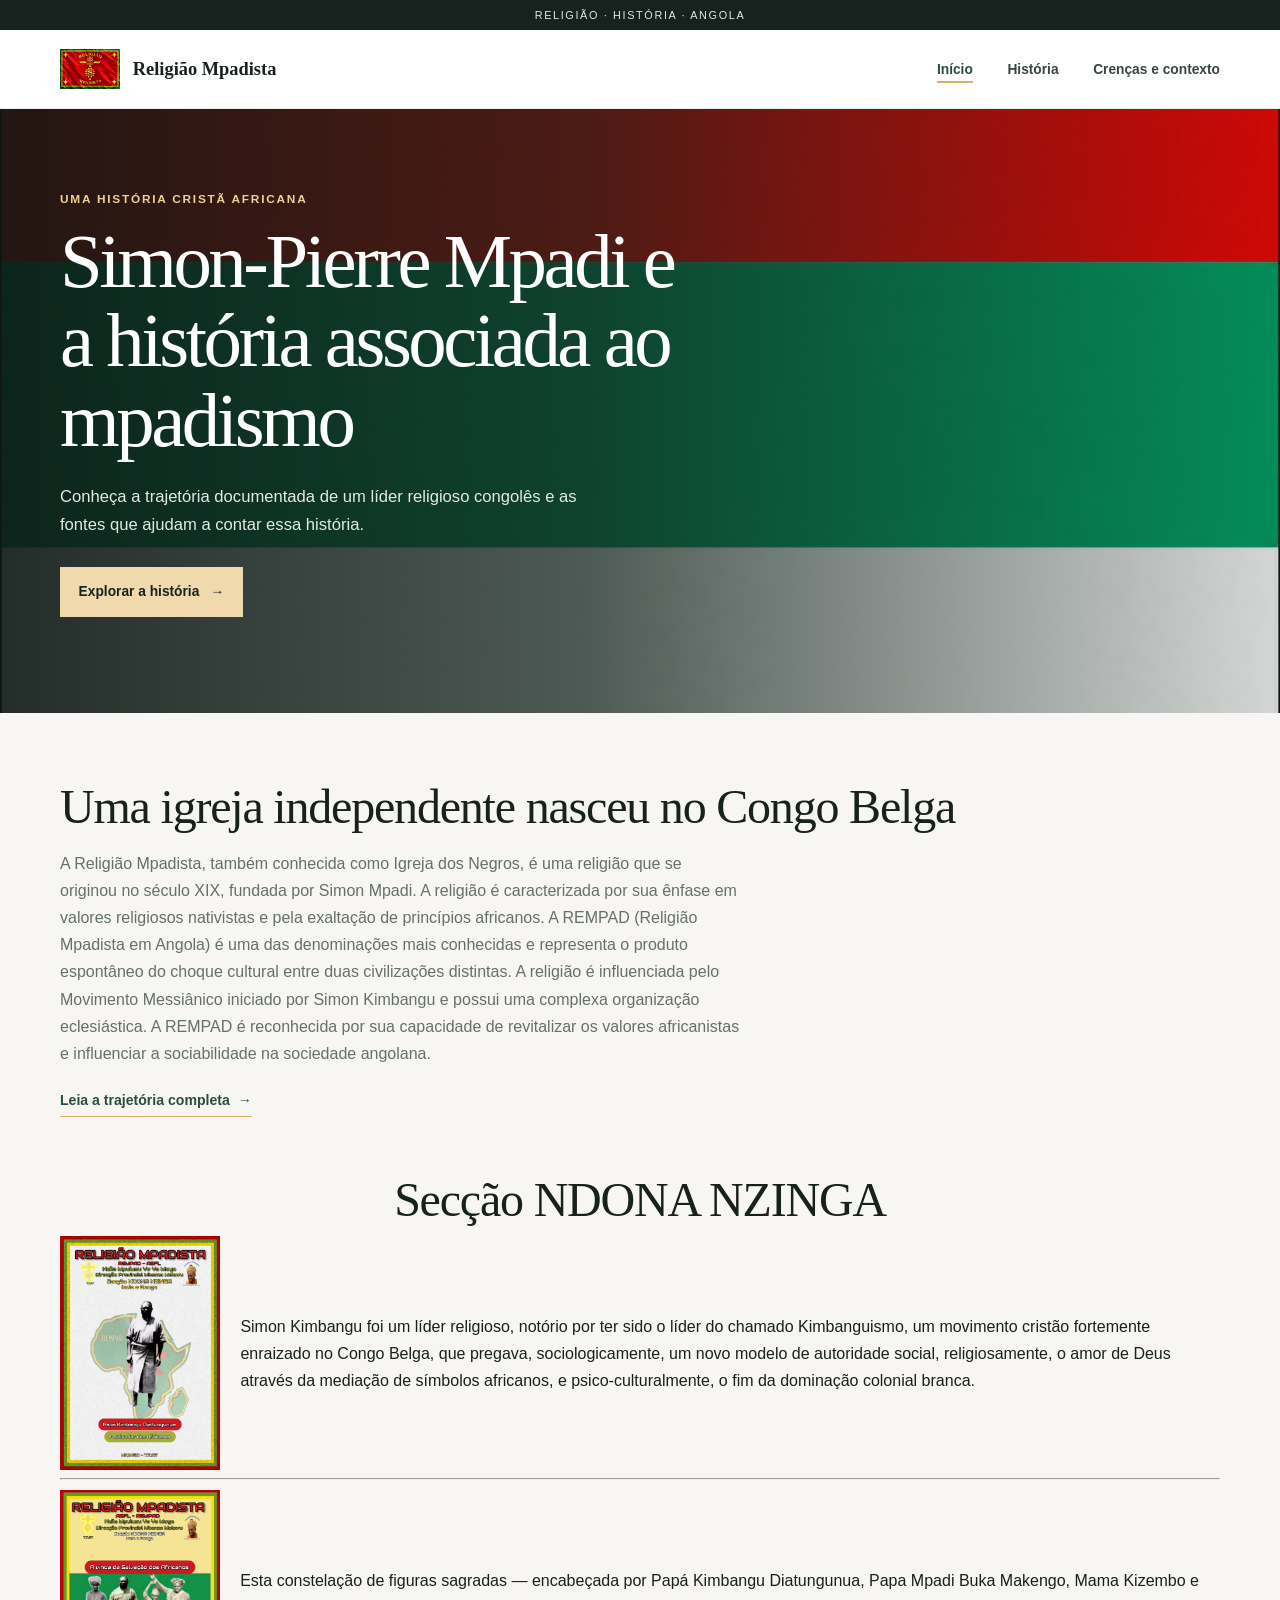
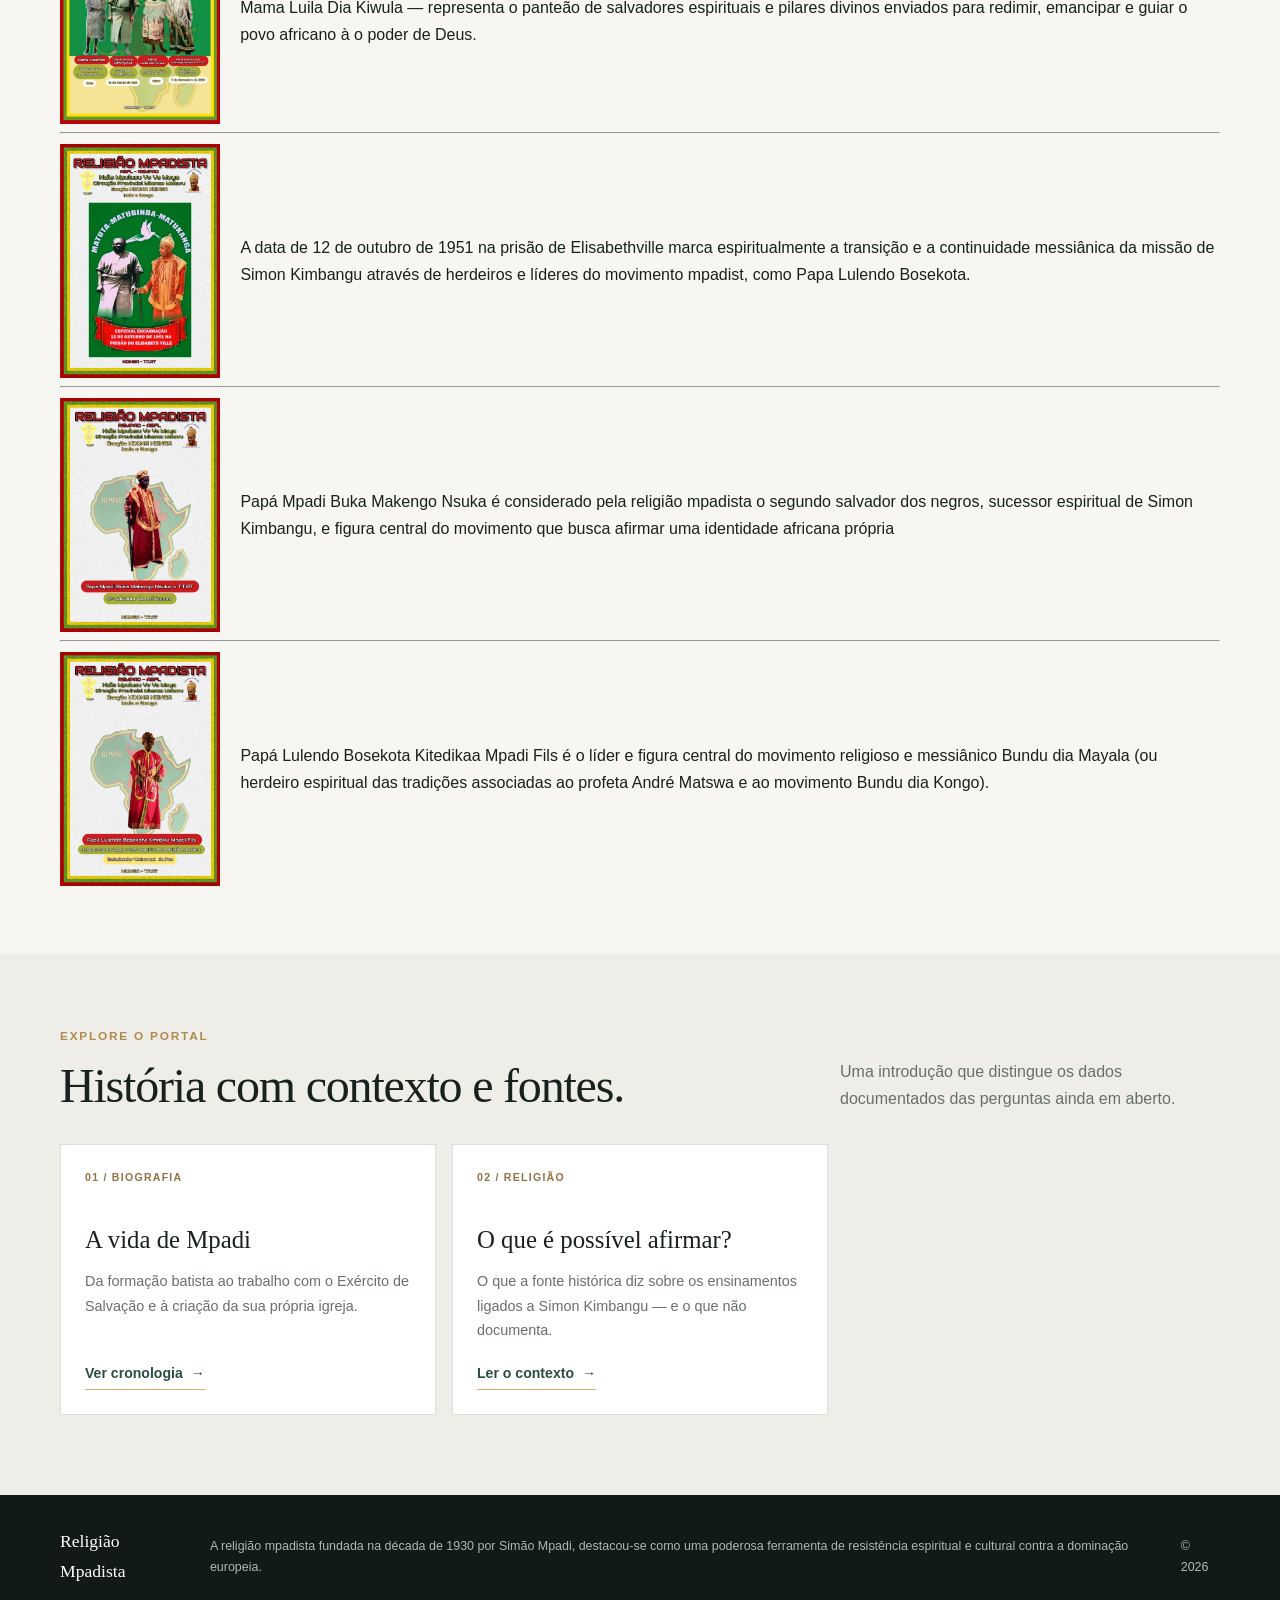
<file: index.html>
<!DOCTYPE html>
<html lang="pt">
<head>
    <meta charset="UTF-8">
    <meta name="viewport" content="width=device-width, initial-scale=1">
    <meta name="theme-color" content="#17211e">
    <meta name="description" content="Portal introdutório sobre Simon-Pierre Mpadi e a história do movimento mpadista, com fontes e contexto.">
    <title>Mpadismo — História, contexto e fontes</title>
    <link rel="stylesheet" href="style.css">
    <script src="script.js" defer></script>
</head>
<body>
    <a class="skip-link" href="#conteudo">Saltar para o conteúdo</a>
    <div class="topbar">RELIGIÃO · HISTÓRIA · ANGOLA</div>
    <header class="site-header">
        <nav class="nav-wrap" aria-label="Navegação principal">
            <a class="brand" href="index.html" aria-label="Mpadismo, página inicial">
                <span class="brand-mark"><img class="imglogo" src="Informações/Mpadista/WhatsApp Image 2026-10-21 at 21.23.29 (1).jpeg" alt=""></span>
                <span class="brand-name">Religião Mpadista</span>
            </a>
            <button class="menu-toggle" type="button" aria-expanded="false" aria-controls="menu-principal">Menu</button>
            <ul class="nav-links" id="menu-principal">
                <li><a href="index.html" aria-current="page">Início</a></li>
                <li><a href="historia.html">História</a></li>
                <li><a href="crencas.html">Crenças e contexto</a></li>
                
            </ul>
        </nav>
    </header>

    <main id="conteudo">
        <section class="hero">
            <img class="hero-image" src="Informações/Mpadista/WhatsApp Image 2026-10-21 at 21.23.34.jpeg" alt="Vista do rio Congo a partir de Kinshasa" fetchpriority="high">
            <div class="hero-shade"></div>
            <div class="hero-content">
                <p class="eyebrow">Uma história cristã africana</p>
                <h1>Simon-Pierre Mpadi e a história associada ao mpadismo</h1>
                <p>Conheça a trajetória documentada de um líder religioso congolês e as fontes que ajudam a contar essa história.</p>
                <a class="button button-gold" href="historia.html">Explorar a história <span aria-hidden="true">→</span></a>
            </div>
            
        </section>

        <section class="lead-section page-width" aria-labelledby="lead-title">
            <article class="lead-story">
                <div>
                    <h2 id="lead-title">Uma igreja independente nasceu no Congo Belga</h2>
                    <p>A Religião Mpadista, também conhecida como Igreja dos Negros, é uma religião que se originou no século XIX, fundada por Simon Mpadi. A religião é caracterizada por sua ênfase em valores religiosos nativistas e pela exaltação de princípios africanos. A REMPAD (Religião Mpadista em Angola) é uma das denominações mais conhecidas e representa o produto espontâneo do choque cultural entre duas civilizações distintas. A religião é influenciada pelo Movimento Messiânico iniciado por Simon Kimbangu e possui uma complexa organização eclesiástica. A REMPAD é reconhecida por sua capacidade de revitalizar os valores africanistas e influenciar a sociabilidade na sociedade angolana. 
                    </p>
                    <a class="text-link" href="historia.html">Leia a trajetória completa <span aria-hidden="true">→</span></a>
                </div>
                <div>
                    
                    <h2 class="nzinga" class="lead-section page-width">Secção NDONA NZINGA</h2>
                    <section class="secimg">
                        <img class="imgf" src="Informações/Mpadista/WhatsApp Image 2026-10-21 at 21.23.28.jpeg" alt="">
                        
                        <p>Simon Kimbangu foi um líder religioso, notório por ter sido o líder do chamado Kimbanguismo, um movimento cristão fortemente enraizado no Congo Belga, que pregava, sociologicamente, um novo modelo de autoridade social, religiosamente, o amor de Deus através da mediação de símbolos africanos, e psico-culturalmente, o fim da dominação colonial branca.</p>
                    </section>
                    <hr>
                    <section class="secimg">
                        <img class="imgf" src="Informações/Mpadista/WhatsApp Image 2026-10-21 at 21.23.29 (2).jpeg" alt="">
                        <p>Esta constelação de figuras sagradas — encabeçada por Papá Kimbangu Diatungunua, Papa Mpadi Buka Makengo, Mama Kizembo e Mama Luila Dia Kiwula — representa o panteão de salvadores espirituais e pilares divinos enviados para redimir, emancipar e guiar o povo africano à o poder de Deus.</p>
                    </section>
                    <hr>
                    <section class="secimg">
                        <img class="imgf" src="Informações/Mpadista/WhatsApp Image 2026-10-21 at 21.23.29.jpeg" alt="">
                        <p>A data de 12 de outubro de 1951 na prisão de Elisabethville marca espiritualmente a transição e a continuidade messiânica da missão de Simon Kimbangu através de herdeiros e líderes do movimento mpadist, como Papa Lulendo Bosekota.</p>
                    </section>
                    <hr>
                    <section class="secimg">
                        <img class="imgf" src="Informações/Mpadista/WhatsApp Image 2026-10-21 at 21.23.30 (1).jpeg" alt="">
                        <p>Papá Mpadi Buka Makengo Nsuka é considerado pela religião mpadista o segundo salvador dos negros, sucessor espiritual de Simon Kimbangu, e figura central do movimento que busca afirmar uma identidade africana própria </p>
                    </section>
                    <hr>
                    <section class="secimg">
                        <img class="imgf" src="Informações/Mpadista/WhatsApp Image 2026-10-21 at 21.23.30.jpeg" alt="">
                        <p>Papá Lulendo Bosekota Kitedikaa Mpadi Fils é o líder e figura central do movimento religioso e messiânico Bundu dia Mayala (ou herdeiro espiritual das tradições associadas ao profeta André Matswa e ao movimento Bundu dia Kongo).</p>
                    </section>
                    
                </div>
            </article>
        </section>

        <section class="topics-section">
            <div class="page-width">
                <div class="section-heading">
                    <div>
                        <p class="section-kicker">Explore o portal</p>
                        <h2>História com contexto e fontes.</h2>
                    </div>
                    <p>Uma introdução que distingue os dados documentados das perguntas ainda em aberto.</p>
                </div>
                <div class="card-grid">
                    <article class="topic-card">
                        <span class="card-index">01 / BIOGRAFIA</span>
                        <h3>A vida de Mpadi</h3>
                        <p>Da formação batista ao trabalho com o Exército de Salvação e à criação da sua própria igreja.</p>
                        <a class="text-link" href="historia.html">Ver cronologia <span aria-hidden="true">→</span></a>
                    </article>
                    <article class="topic-card">
                        <span class="card-index">02 / RELIGIÃO</span>
                        <h3>O que é possível afirmar?</h3>
                        <p>O que a fonte histórica diz sobre os ensinamentos ligados a Simon Kimbangu — e o que não documenta.</p>
                        <a class="text-link" href="crencas.html">Ler o contexto <span aria-hidden="true">→</span></a>
                    </article>
                </div>
            </div>
        </section>

    </main>

    <footer class="site-footer">
        <div class="page-width footer-inner">
            <a class="footer-brand" href="index.html">Religião Mpadista</a>
            <p>A religião mpadista fundada na década de 1930 por Simão Mpadi, destacou-se como uma poderosa ferramenta de resistência espiritual e cultural contra a dominação europeia.
            </p>
            <p>© <span data-current-year>2026</span></p>
        </div>
    </footer>
</body>
</html>
</file>
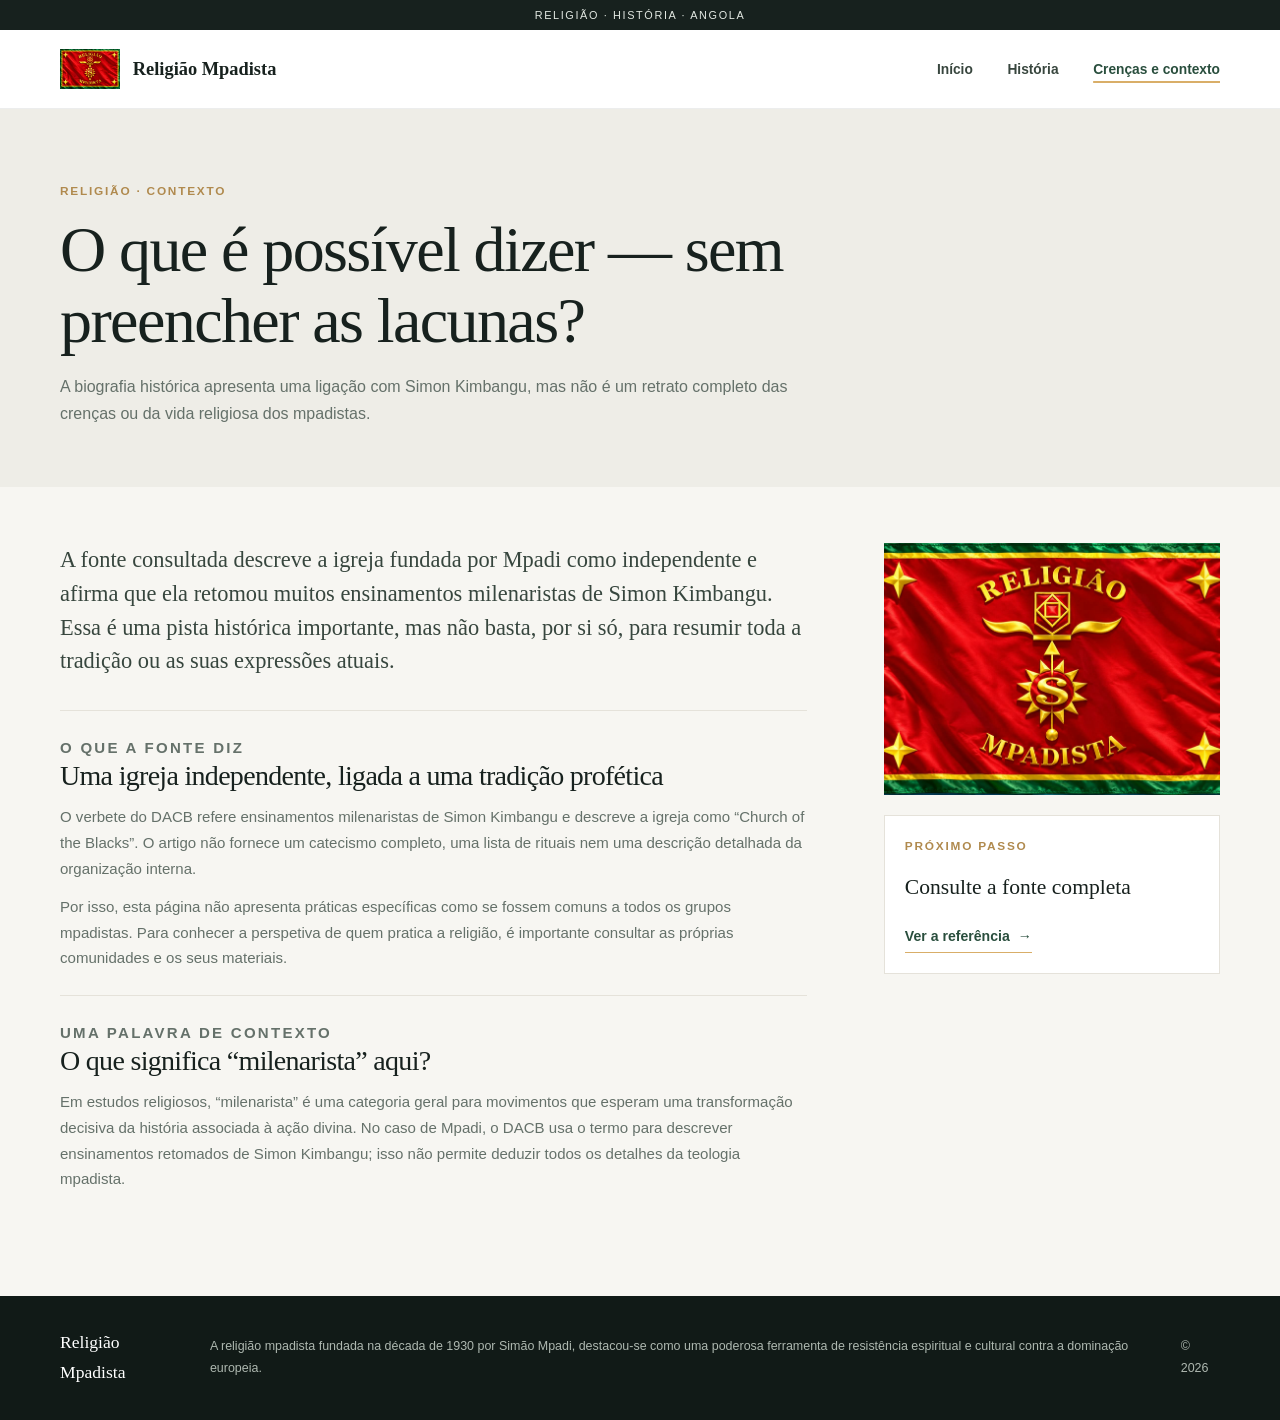
<file: crencas.html>
<!DOCTYPE html>
<html lang="pt">
<head>
    <meta charset="UTF-8">
    <meta name="viewport" content="width=device-width, initial-scale=1">
    <meta name="theme-color" content="#17211e">
    <meta name="description" content="O que a biografia histórica de Simon-Pierre Mpadi documenta sobre a sua igreja e os ensinamentos ligados a Simon Kimbangu.">
    <title>Crenças e contexto — Mpadismo</title>
    <link rel="stylesheet" href="style.css">
    <script src="script.js" defer></script>
</head>
<body>
    <a class="skip-link" href="#conteudo">Saltar para o conteúdo</a>
    <div class="topbar">RELIGIÃO · HISTÓRIA · ANGOLA</div>
    <header class="site-header">
        <nav class="nav-wrap" aria-label="Navegação principal">
            <a class="brand" href="index.html" aria-label="Mpadismo, página inicial">
                <span class="brand-mark"><img class="imglogo" src="Informações/Mpadista/WhatsApp Image 2026-10-21 at 21.23.29 (1).jpeg" alt=""></span>
                <span class="brand-name">Religião Mpadista</span>
            </a>
            <button class="menu-toggle" type="button" aria-expanded="false" aria-controls="menu-principal">Menu</button>
            <ul class="nav-links" id="menu-principal">
                <li><a href="index.html">Início</a></li>
                <li><a href="historia.html">História</a></li>
                <li><a href="crencas.html" aria-current="page">Crenças e contexto</a></li>
            </ul>
        </nav>
    </header>

    <main id="conteudo">
        <header class="article-hero">
            <div class="page-width">
                <p class="section-kicker">Religião · Contexto</p>
                <h1>O que é possível dizer — sem preencher as lacunas?</h1>
                <p>A biografia histórica apresenta uma ligação com Simon Kimbangu, mas não é um retrato completo das crenças ou da vida religiosa dos mpadistas.</p>
            </div>
        </header>

        <article class="article-layout page-width">
            <div class="article-body">
                <p class="article-intro">A fonte consultada descreve a igreja fundada por Mpadi como independente e afirma que ela retomou muitos ensinamentos milenaristas de Simon Kimbangu. Essa é uma pista histórica importante, mas não basta, por si só, para resumir toda a tradição ou as suas expressões atuais.</p>

                <section class="explainer-block">
                    <p class="section-kicker">O que a fonte diz</p>
                    <h2>Uma igreja independente, ligada a uma tradição profética</h2>
                    <p>O verbete do DACB refere ensinamentos milenaristas de Simon Kimbangu e descreve a igreja como “Church of the Blacks”. O artigo não fornece um catecismo completo, uma lista de rituais nem uma descrição detalhada da organização interna.</p>
                    <p>Por isso, esta página não apresenta práticas específicas como se fossem comuns a todos os grupos mpadistas. Para conhecer a perspetiva de quem pratica a religião, é importante consultar as próprias comunidades e os seus materiais.</p>
                </section>

                <section class="explainer-block">
                    <p class="section-kicker">Uma palavra de contexto</p>
                    <h2>O que significa “milenarista” aqui?</h2>
                    <p>Em estudos religiosos, “milenarista” é uma categoria geral para movimentos que esperam uma transformação decisiva da história associada à ação divina. No caso de Mpadi, o DACB usa o termo para descrever ensinamentos retomados de Simon Kimbangu; isso não permite deduzir todos os detalhes da teologia mpadista.</p>
                </section>


            </div>
            <aside class="article-aside">
                <figure class="side-photo">
                    <img src="Informações/Mpadista/WhatsApp Image 2026-10-21 at 21.23.29 (1).jpeg" loading="lazy">
                    
                </figure>
                <div class="aside-card">
                    <p class="section-kicker">Próximo passo</p>
                    <h2>Consulte a fonte completa</h2>
                    <a class="text-link" href="fontes.html#dacb">Ver a referência <span aria-hidden="true">→</span></a>
                </div>
            </aside>
        </article>
    </main>

    <footer class="site-footer">
        <div class="page-width footer-inner">
            <a class="footer-brand" href="index.html">Religião Mpadista</a>
            <p>A religião mpadista fundada na década de 1930 por Simão Mpadi, destacou-se como uma poderosa ferramenta de resistência espiritual e cultural contra a dominação europeia.
            </p>
            <p>© <span data-current-year>2026</span></p>
        </div>
    </footer>
</body>
</html>
</file>
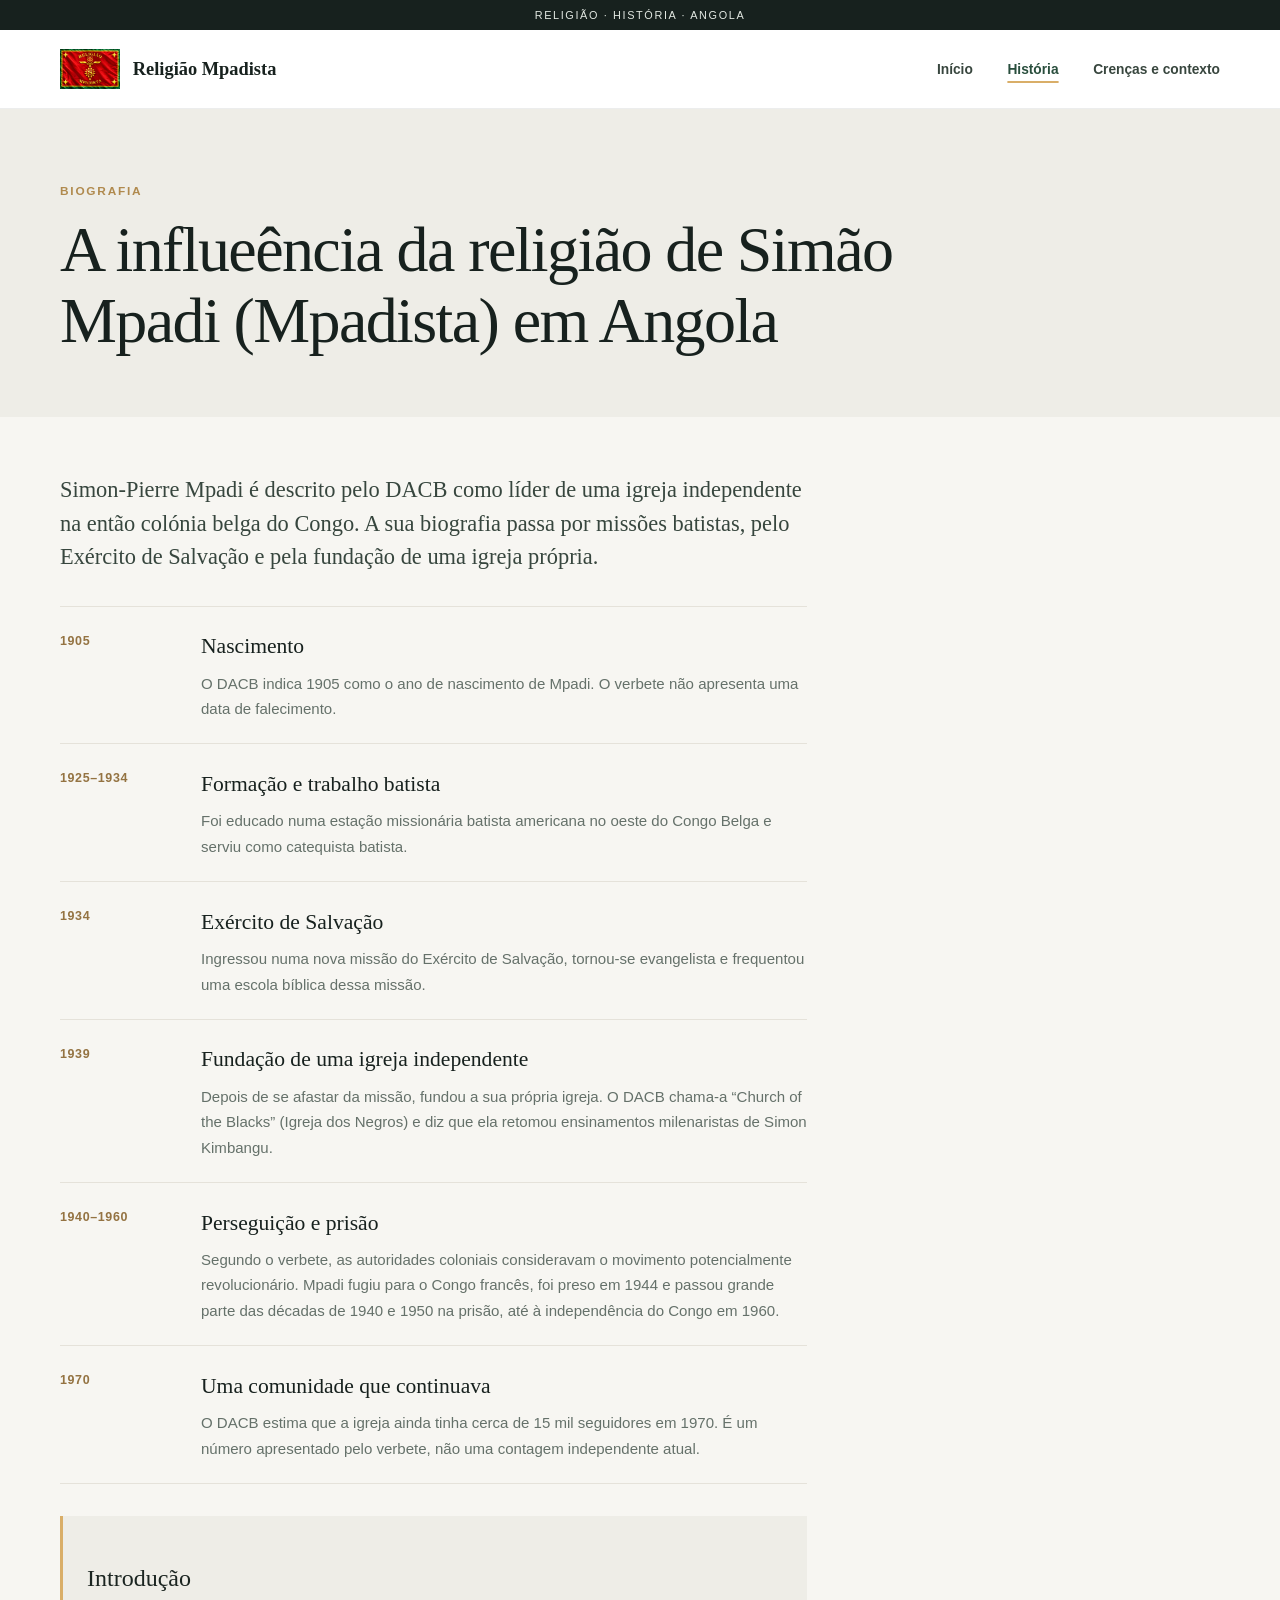
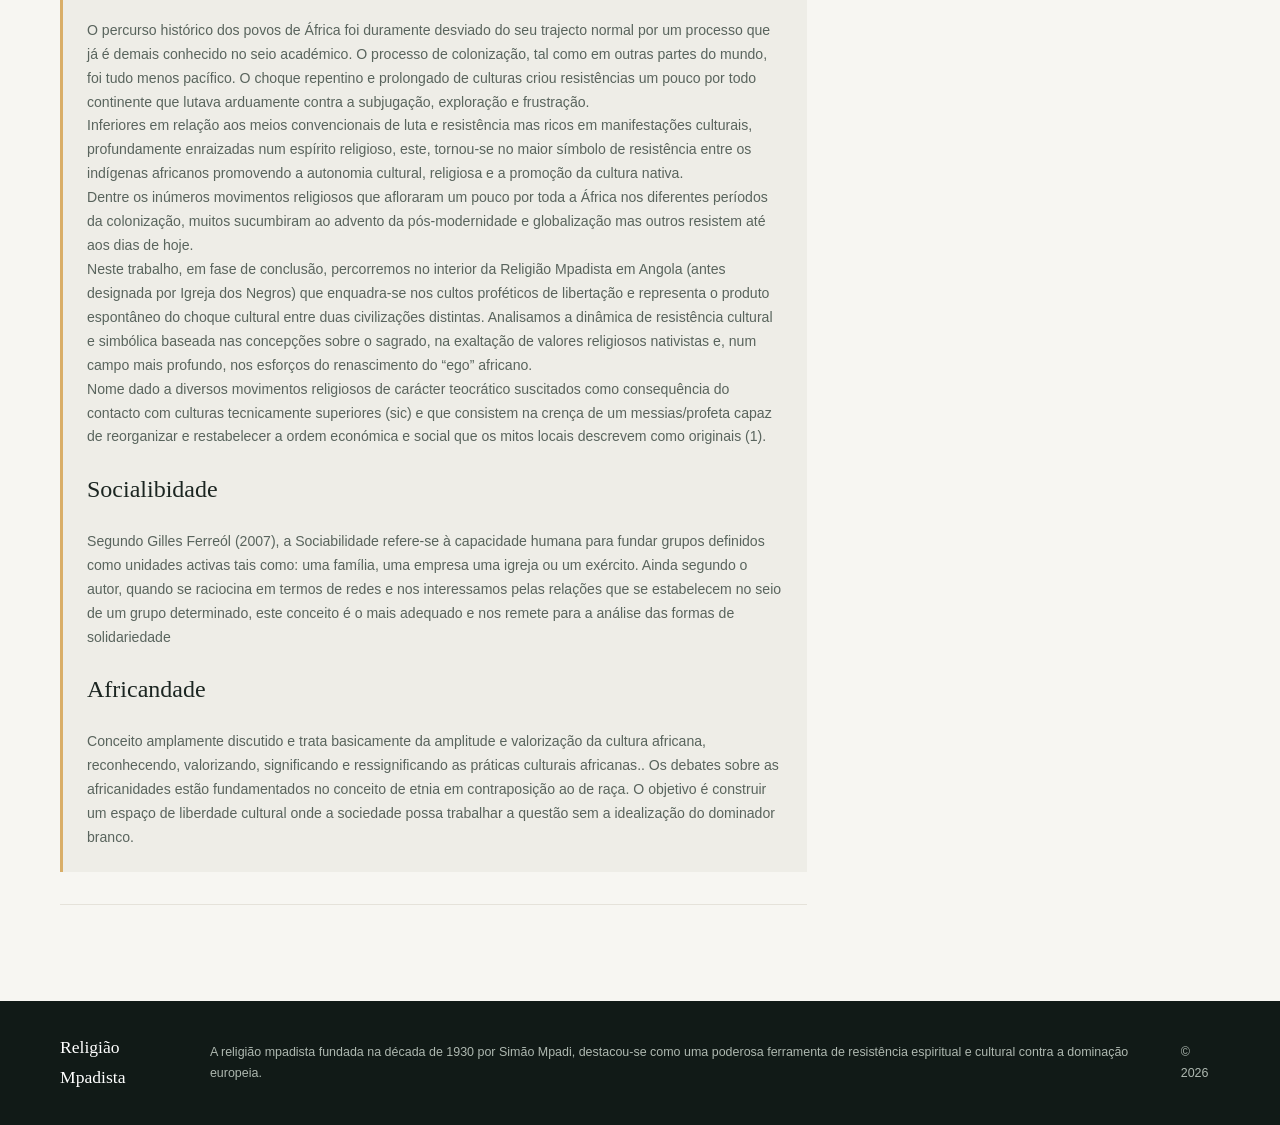
<file: historia.html>
<!DOCTYPE html>
<html lang="pt">
<head>
    <meta charset="UTF-8">
    <meta name="viewport" content="width=device-width, initial-scale=1">
    <meta name="theme-color" content="#17211e">
    <meta name="description" content="Cronologia de Simon-Pierre Mpadi e da igreja que fundou no Congo Belga, baseada no Dictionary of African Christian Biography.">
    <title>História de Simon-Pierre Mpadi — Mpadismo</title>
    <link rel="stylesheet" href="style.css">
    <script src="script.js" defer></script>
</head>
<body>
    <a class="skip-link" href="#conteudo">Saltar para o conteúdo</a>
    <div class="topbar">RELIGIÃO · HISTÓRIA · ANGOLA</div>
    <header class="site-header">
        <nav class="nav-wrap" aria-label="Navegação principal">
            <a class="brand" href="index.html" aria-label="Mpadismo, página inicial">
                <span class="brand-mark"><img class="imglogo" src="Informações/Mpadista/WhatsApp Image 2026-10-21 at 21.23.29 (1).jpeg" alt=""></span>
                <span class="brand-name">Religião Mpadista</span>
            </a>
            <button class="menu-toggle" type="button" aria-expanded="false" aria-controls="menu-principal">Menu</button>
            <ul class="nav-links" id="menu-principal">
                <li><a href="index.html">Início</a></li>
                <li><a href="historia.html" aria-current="page">História</a></li>
                <li><a href="crencas.html">Crenças e contexto</a></li>
                
            </ul>
        </nav>
    </header>

    <main id="conteudo">
        <header class="article-hero">
            <div class="page-width">
                <p class="section-kicker">Biografia</p>
                <h1>A influeência da religião de Simão Mpadi (Mpadista) em Angola</h1>

            </div>
        </header>

        <article class="article-layout page-width">
            <div class="article-body">
                <p class="article-intro">Simon-Pierre Mpadi é descrito pelo DACB como líder de uma igreja independente na então colónia belga do Congo. A sua biografia passa por missões batistas, pelo Exército de Salvação e pela fundação de uma igreja própria.</p>

                <div class="timeline">
                    <section class="timeline-item">
                        <span class="timeline-date">1905</span>
                        <div>
                            <h2>Nascimento</h2>
                            <p>O DACB indica 1905 como o ano de nascimento de Mpadi. O verbete não apresenta uma data de falecimento.</p>
                        </div>
                    </section>
                    <section class="timeline-item">
                        <span class="timeline-date">1925–1934</span>
                        <div>
                            <h2>Formação e trabalho batista</h2>
                            <p>Foi educado numa estação missionária batista americana no oeste do Congo Belga e serviu como catequista batista.</p>
                        </div>
                    </section>
                    <section class="timeline-item">
                        <span class="timeline-date">1934</span>
                        <div>
                            <h2>Exército de Salvação</h2>
                            <p>Ingressou numa nova missão do Exército de Salvação, tornou-se evangelista e frequentou uma escola bíblica dessa missão.</p>
                        </div>
                    </section>
                    <section class="timeline-item">
                        <span class="timeline-date">1939</span>
                        <div>
                            <h2>Fundação de uma igreja independente</h2>
                            <p>Depois de se afastar da missão, fundou a sua própria igreja. O DACB chama-a “Church of the Blacks” (Igreja dos Negros) e diz que ela retomou ensinamentos milenaristas de Simon Kimbangu.</p>
                        </div>
                    </section>
                    <section class="timeline-item">
                        <span class="timeline-date">1940–1960</span>
                        <div>
                            <h2>Perseguição e prisão</h2>
                            <p>Segundo o verbete, as autoridades coloniais consideravam o movimento potencialmente revolucionário. Mpadi fugiu para o Congo francês, foi preso em 1944 e passou grande parte das décadas de 1940 e 1950 na prisão, até à independência do Congo em 1960.</p>
                        </div>
                    </section>
                    <section class="timeline-item">
                        <span class="timeline-date">1970</span>
                        <div>
                            <h2>Uma comunidade que continuava</h2>
                            <p>O DACB estima que a igreja ainda tinha cerca de 15 mil seguidores em 1970. É um número apresentado pelo verbete, não uma contagem independente atual.</p>
                        </div>
                    </section>
                </div>

                <div class="editorial-note">
                    <h1>Introdução</h1>

                    <p>O percurso histórico dos povos de África foi duramente desviado do seu trajecto normal por um processo que já é demais conhecido no seio académico. O processo de colonização, tal como em outras partes do mundo, foi tudo menos pacífico. O choque repentino e prolongado de culturas criou resistências um pouco por todo continente que lutava arduamente contra a subjugação, exploração e frustração.</p>

                    <p>Inferiores em relação aos meios convencionais de luta e resistência mas ricos em manifestações culturais, profundamente enraizadas num espírito religioso, este, tornou-se no maior símbolo de resistência entre os indígenas africanos promovendo a autonomia cultural, religiosa e a promoção da cultura nativa.</p>

                    <p>Dentre os inúmeros movimentos religiosos que afloraram um pouco por toda a África nos diferentes períodos da colonização, muitos sucumbiram ao advento da pós-modernidade e globalização mas outros resistem até aos dias de hoje.</p>

                    <p>Neste trabalho, em fase de conclusão, percorremos no interior da Religião Mpadista em Angola (antes designada por Igreja dos Negros) que enquadra-se nos cultos proféticos de libertação e representa o produto espontâneo do choque cultural entre duas civilizações distintas. Analisamos a dinâmica de resistência cultural e simbólica baseada nas concepções sobre o sagrado, na exaltação de valores religiosos nativistas e, num campo mais profundo, nos esforços do renascimento do “ego” africano.</p>


                    <p>Nome dado a diversos movimentos religiosos de carácter teocrático suscitados como consequência do contacto com culturas tecnicamente superiores (sic) e que consistem na crença de um messias/profeta capaz de reorganizar e restabelecer a ordem económica e social que os mitos locais descrevem como originais (1).</p>

                    <h1>Socialibidade</h1>

                    <p>Segundo Gilles Ferreól (2007), a Sociabilidade refere-se à capacidade humana para fundar grupos definidos como unidades activas tais como: uma família, uma empresa uma igreja ou um exército. Ainda segundo o autor, quando se raciocina em termos de redes e nos interessamos pelas relações que se estabelecem no seio de um grupo determinado, este conceito é o mais adequado e nos remete para a análise das formas de solidariedade</p>

                    <h1>Africandade</h1>

                    <p>Conceito amplamente discutido e trata basicamente da amplitude e valorização da cultura africana, reconhecendo, valorizando, significando e ressignificando as práticas culturais africanas.. Os debates sobre as africanidades estão fundamentados no conceito de etnia em contraposição ao de raça. O objetivo é construir um espaço de liberdade cultural onde a sociedade possa trabalhar a questão sem a idealização do dominador branco.</p>
                </div>

                   
                <p class="source-line">
                    
                </p>
            </div>

            
        </article>
    </main>

    <footer class="site-footer">
        <div class="page-width footer-inner">
            <a class="footer-brand" href="index.html">Religião Mpadista</a>
            <p>A religião mpadista fundada na década de 1930 por Simão Mpadi, destacou-se como uma poderosa ferramenta de resistência espiritual e cultural contra a dominação europeia.
            </p>
            <p>© <span data-current-year>2026</span></p>
        </div>
    </footer>
</body>
</html>
</file>
<file: style.css>
:root {
    color-scheme: light;
    --ink: #1b2521;
    --muted: #65716a;
    --paper: #f7f6f2;
    --white: #fff;
    --green: #294e3d;
    --green-dark: #17211e;
    --gold: #d9ae68;
    --line: #e5e2da;
    --serif: Georgia, "Times New Roman", serif;
    --sans: "Segoe UI", Arial, sans-serif;
}

*,
*::before,
*::after {
    box-sizing: border-box;
}

html {
    scroll-behavior: smooth;
    scroll-padding-top: 6rem;
}

body {
    margin: 0;
    color: var(--ink);
    background: var(--paper);
    font-family: var(--sans);
    line-height: 1.7;
}

a {
    color: inherit;
}

a:focus-visible,
button:focus-visible {
    outline: 3px solid var(--gold);
    outline-offset: 4px;
}

.skip-link {
    position: fixed;
    z-index: 10;
    top: 0.75rem;
    left: 0.75rem;
    padding: 0.65rem 1rem;
    transform: translateY(-160%);
    color: var(--white);
    background: var(--green-dark);
}

.skip-link:focus {
    transform: translateY(0);
}

.topbar {
    padding: 0.35rem 1.5rem;
    color: #e2e8e2;
    background: var(--green-dark);
    font-size: 0.68rem;
    letter-spacing: 0.15em;
    text-align: center;
}

.site-header {
    position: sticky;
    z-index: 5;
    top: 0;
    border-bottom: 1px solid rgb(23 33 30 / 8%);
    background: rgb(255 255 255 / 97%);
    backdrop-filter: blur(12px);
}

.nav-wrap,
.page-width {
    width: min(1160px, calc(100% - 3rem));
    margin: auto;
}

.nav-wrap {
    display: flex;
    min-height: 78px;
    align-items: center;
    justify-content: space-between;
    gap: 2rem;
}

.brand {
    display: inline-flex;
    align-items: center;
    gap: 0.8rem;
    text-decoration: none;
}

.brand-mark {
    display: grid;
    font-size: 1.3rem;
}

.brand-name {
    display: grid;
    color: var(--green-dark);
    font-family: var(--serif);
    font-size: 1.15rem;
    font-weight: 700;
    line-height: 1.1;
}

.brand-name small {
    margin-top: 0.3rem;
    color: var(--muted);
    font-family: var(--sans);
    font-size: 0.6rem;
    font-weight: 500;
    letter-spacing: 0.14em;
    text-transform: uppercase;
}

.nav-links {
    display: flex;
    margin: 0;
    padding: 0;
    align-items: center;
    gap: clamp(1rem, 2.7vw, 2.2rem);
    list-style: none;
}

.nav-links a {
    color: #38463e;
    font-size: 0.86rem;
    font-weight: 600;
    text-decoration: none;
}

.nav-links a:hover,
.nav-links a[aria-current="page"] {
    color: var(--green);
}

.nav-links a[aria-current="page"] {
    text-decoration: underline;
    text-decoration-color: var(--gold);
    text-decoration-thickness: 2px;
    text-underline-offset: 7px;
}

.menu-toggle {
    display: none;
    padding: 0.55rem 0.75rem;
    border: 1px solid var(--line);
    color: var(--ink);
    background: var(--white);
    font: inherit;
    cursor: pointer;
}

.hero {
    position: relative;
    display: grid;
    min-height: 570px;
    overflow: hidden;
    align-items: center;
    color: var(--white);
    background: var(--green-dark);
}

.hero-image,
.hero-shade {
    position: absolute;
    inset: 0;
    width: 100%;
    height: 100%;
}

.hero-image {
    object-fit: cover;
    object-position: center 52%;
}

.hero-shade {
    background: linear-gradient(90deg, rgb(14 24 20 / 91%) 0%, rgb(19 35 28 / 75%) 46%, rgb(19 35 28 / 18%) 100%);
}

.hero-content {
    position: relative;
    z-index: 1;
    width: min(1160px, calc(100% - 3rem));
    margin: auto;
    padding: 5rem 0 6rem;
}

.hero-content > * {
    max-width: 650px;
}

.eyebrow,
.section-kicker {
    margin: 0 0 0.8rem;
    color: #b08a4e;
    font-size: 0.74rem;
    font-weight: 700;
    letter-spacing: 0.15em;
    text-transform: uppercase;
}

.hero .eyebrow {
    color: #eed09a;
}

h1,
h2,
h3 {
    font-family: var(--serif);
    font-weight: 500;
}

.hero h1 {
    margin: 0;
    font-size: clamp(2.8rem, 6vw, 5rem);
    letter-spacing: -0.045em;
    line-height: 1.04;
}

.hero-content > p:not(.eyebrow) {
    max-width: 540px;
    margin: 1.35rem 0 1.75rem;
    color: #e4e9e4;
    font-size: 1.04rem;
}

.button {
    display: inline-flex;
    min-height: 46px;
    padding: 0.75rem 1.1rem;
    align-items: center;
    justify-content: center;
    gap: 0.7rem;
    border: 1px solid transparent;
    font-size: 0.86rem;
    font-weight: 700;
    text-decoration: none;
    transition: background-color 160ms ease, color 160ms ease;
}

.button-gold {
    color: var(--green-dark);
    background: #f0d9ac;
}

.button-gold:hover {
    background: var(--white);
}

.button-dark {
    color: var(--white);
    background: var(--green);
}

.button-dark:hover {
    background: var(--green-dark);
}

.image-credit {
    position: absolute;
    z-index: 1;
    right: 1.5rem;
    bottom: 0.6rem;
    max-width: min(500px, calc(100% - 3rem));
    margin: 0;
    color: #edf0ed;
    font-size: 0.67rem;
    text-align: right;
}

.image-credit a {
    text-decoration-color: #f0d9ac;
    text-underline-offset: 2px;
}

.lead-section {
    padding-top: 4.2rem;
    padding-bottom: 4.2rem;
}

.lead-story {
    display: grid;
    grid-template-columns: 1.5fr;
    gap: 3.5rem;
    align-items: center;
}

.lead-story h2,
.section-heading h2,
.article-hero h1,
.explainer-block h2,
.sources-content h2 {
    margin: 0;
    color: var(--green-dark);
    font-size: clamp(2rem, 4vw, 3rem);
    letter-spacing: -0.025em;
    line-height: 1.12;
}

.lead-story > div > p:not(.section-kicker) {
    max-width: 680px;
    margin: 1rem 0 1.15rem;
    color: var(--muted);
}

.text-link {
    display: inline-flex;
    padding-bottom: 0.2rem;
    align-items: center;
    gap: 0.5rem;
    border-bottom: 1px solid var(--gold);
    color: var(--green);
    font-size: 0.88rem;
    font-weight: 700;
    text-decoration: none;
}

.text-link:hover {
    color: var(--green-dark);
}

.fact-box {
    padding: 1.4rem 1.5rem;
    border-left: 3px solid var(--gold);
    background: #eeede7;
}

.fact-year {
    color: var(--green);
    font-family: var(--serif);
    font-size: 2.8rem;
    line-height: 1;
}

.fact-box p {
    margin: 0.65rem 0;
    color: #56625b;
    font-size: 0.88rem;
}

.fact-box a {
    color: var(--green);
    font-size: 0.77rem;
    font-weight: 700;
}

.topics-section {
    padding: 4.5rem 0 5rem;
    background: #eeede7;
}

.section-heading {
    display: flex;
    margin-bottom: 2rem;
    align-items: end;
    justify-content: space-between;
    gap: 2rem;
}

.section-heading > p {
    max-width: 380px;
    margin: 0;
    color: var(--muted);
}

.card-grid {
    display: grid;
    grid-template-columns: repeat(3, 1fr);
    gap: 1rem;
}

.topic-card {
    display: flex;
    min-height: 250px;
    padding: 1.5rem;
    flex-direction: column;
    align-items: flex-start;
    border: 1px solid #dfddd5;
    background: var(--white);
}

.card-index {
    color: #927142;
    font-size: 0.66rem;
    font-weight: 700;
    letter-spacing: 0.12em;
}

.topic-card h3 {
    margin: 2rem 0 0.5rem;
    color: var(--green-dark);
    font-size: 1.55rem;
}

.topic-card p {
    flex: 1;
    margin: 0 0 1.2rem;
    color: var(--muted);
    font-size: 0.9rem;
}

.quote-strip {
    padding: 3.5rem 0;
    color: #e5ebe5;
    background: var(--green);
}

.quote-inner {
    display: grid;
    grid-template-columns: 0.55fr 1.4fr 0.8fr;
    gap: 2rem;
    align-items: center;
}

.quote-inner .section-kicker {
    margin: 0;
    color: #f0d9ac;
}

.quote-inner blockquote {
    margin: 0;
    color: var(--white);
    font-family: var(--serif);
    font-size: clamp(1.45rem, 2.5vw, 2rem);
    line-height: 1.2;
}

.quote-inner > p:last-child {
    margin: 0;
    color: #d0dbd2;
    font-size: 0.84rem;
}

.site-footer {
    padding: 2rem 0;
    color: #d1d8d2;
    background: #111a17;
}

.footer-inner {
    display: flex;
    align-items: center;
    justify-content: space-between;
    gap: 1.5rem;
}

.footer-brand {
    color: var(--white);
    font-family: var(--serif);
    font-size: 1.1rem;
    text-decoration: none;
}

.footer-brand span {
    display: block;
    color: #aeb8b0;
    font-family: var(--sans);
    font-size: 0.67rem;
    letter-spacing: 0.08em;
    text-transform: uppercase;
}

.footer-inner p {
    margin: 0;
    color: #aeb8b0;
    font-size: 0.78rem;
}

.article-hero {
    padding: 4.5rem 0 3.75rem;
    background: #eeede7;
}

.article-hero h1 {
    max-width: 850px;
    font-size: clamp(2.5rem, 5vw, 4rem);
}

.article-hero > div > p:last-child {
    max-width: 740px;
    margin: 1rem 0 0;
    color: var(--muted);
    font-size: 1rem;
}

.article-layout {
    display: grid;
    padding-top: 3.5rem;
    padding-bottom: 5rem;
    grid-template-columns: minmax(0, 2fr) minmax(240px, 0.9fr);
    gap: clamp(2rem, 6vw, 5rem);
    align-items: start;
}

.article-body {
    min-width: 0;
}

.article-intro {
    margin: 0 0 2rem;
    color: #37463e;
    font-family: var(--serif);
    font-size: 1.4rem;
    line-height: 1.5;
}

.timeline {
    border-top: 1px solid var(--line);
}

.timeline-item {
    display: grid;
    padding: 1.35rem 0;
    grid-template-columns: 125px 1fr;
    gap: 1rem;
    border-bottom: 1px solid var(--line);
}

.timeline-date {
    padding-top: 0.15rem;
    color: #947342;
    font-size: 0.78rem;
    font-weight: 700;
    letter-spacing: 0.05em;
}

.timeline-item h2 {
    margin: 0 0 0.35rem;
    color: var(--green-dark);
    font-family: var(--serif);
    font-size: 1.35rem;
}

.timeline-item p,
.explainer-block p,
.fact-check p,
.sources-content p {
    margin: 0;
    color: var(--muted);
    font-size: 0.94rem;
}

.editorial-note,
.fact-check {
    margin-top: 2rem;
    padding: 1.4rem 1.5rem;
    border-left: 3px solid var(--gold);
    background: #eeede7;
}

.editorial-note h2,
.fact-check h2 {
    margin: 0 0 0.55rem;
    color: var(--green-dark);
    font-family: var(--serif);
    font-size: 1.35rem;
}

.editorial-note p {
    margin: 0;
    color: #59645d;
    font-size: 0.88rem;
}

.source-line {
    margin: 2rem 0 0;
    padding-top: 1rem;
    border-top: 1px solid var(--line);
    color: var(--muted);
    font-size: 0.82rem;
}

.source-line a {
    color: var(--green);
    font-weight: 700;
}

.article-aside {
    display: grid;
    gap: 1.25rem;
}

.side-photo {
    margin: 0;
    background: var(--white);
}

.side-photo img {
    display: block;
    width: 100%;
    aspect-ratio: 4 / 3;
    object-fit: cover;
}

.side-photo figcaption {
    padding: 0.75rem 0.85rem;
    color: var(--muted);
    font-size: 0.69rem;
    line-height: 1.55;
}

.side-photo figcaption a {
    color: var(--green);
}

.aside-card {
    padding: 1.25rem;
    border: 1px solid var(--line);
    background: var(--white);
}

.aside-card h2 {
    margin: 0 0 1rem;
    color: var(--green-dark);
    font-family: var(--serif);
    font-size: 1.35rem;
}

.explainer-block {
    padding: 1.5rem 0;
    border-top: 1px solid var(--line);
}

.explainer-block h2 {
    margin-bottom: 0.8rem;
    font-size: 1.75rem;
}

.explainer-block p + p {
    margin-top: 0.8rem;
}

.fact-check ul,
.editorial-policy ul {
    margin: 0 0 1rem;
    padding-left: 1.3rem;
    color: #59645d;
    font-size: 0.9rem;
}

.fact-check li + li,
.editorial-policy li + li {
    margin-top: 0.55rem;
}

.sources-content {
    display: grid;
    max-width: 900px;
    padding-top: 3.5rem;
    padding-bottom: 5rem;
    gap: 1.25rem;
}

.source-card,
.bibliography,
.editorial-policy {
    padding: clamp(1.3rem, 3vw, 2rem);
    border: 1px solid var(--line);
    background: var(--white);
}

.sources-content h2 {
    margin-bottom: 0.85rem;
    font-size: 2rem;
}

.source-card .citation {
    margin: 1rem 0;
    padding: 1rem;
    background: #f3f2ed;
    color: #45534b;
    font-size: 0.87rem;
}

.source-note,
.updated-note {
    margin-top: 1rem !important;
    font-size: 0.79rem !important;
}

.reference-list {
    margin: 1rem 0 0;
    padding-left: 1.3rem;
    color: #56625b;
    font-size: 0.9rem;
}

.reference-list li + li {
    margin-top: 0.75rem;
}

.editorial-policy .updated-note {
    padding-top: 0.85rem;
    border-top: 1px solid var(--line);
}

.imgf {
    height: 26vh;
    max-width: 250px;
}

.secimg {
    display: flex;
    align-items: center;
    gap: 20px;
    color: var(--green-dark);
    margin-top: 10px;
}

.nzinga {
    
    color: var(--muted);
    text-align: center;
}

.imglogo {
    
    display: flex;
    height: 40px;
    width: 60px;
}

@media (max-width: 760px) {
    .nav-wrap,
    .page-width {
        width: min(100% - 2rem, 1160px);
    }

    .nav-wrap {
        min-height: 68px;
    }

    .menu-toggle {
        display: inline-block;
    }

    .nav-links {
        position: absolute;
        top: 100%;
        right: 0;
        left: 0;
        display: none;
        padding: 0.65rem 1.25rem 1.2rem;
        flex-direction: column;
        align-items: stretch;
        gap: 0;
        border-top: 1px solid var(--line);
        background: var(--white);
    }

    .nav-links.is-open {
        display: flex;
    }

    .nav-links li {
        border-bottom: 1px solid var(--line);
    }

    .nav-links a,
    .nav-links a[aria-current="page"] {
        display: block;
        padding: 0.8rem 0.25rem;
        text-decoration: none;
    }

    .hero {
        min-height: 520px;
    }

    .hero-content {
        width: min(100% - 2rem, 1160px);
        padding: 4rem 0 5rem;
    }

    .hero-shade {
        background: linear-gradient(90deg, rgb(14 24 20 / 88%), rgb(19 35 28 / 55%));
    }

    .image-credit {
        right: 1rem;
        max-width: calc(100% - 2rem);
        font-size: 0.6rem;
    }

    .lead-story,
    .article-layout {
        grid-template-columns: 1fr;
        gap: 1.5rem;
    }

    .lead-section {
        padding-top: 3rem;
        padding-bottom: 3rem;
    }

    .fact-box {
        max-width: none;
    }

    .section-heading {
        align-items: start;
        flex-direction: column;
        gap: 0.7rem;
    }

    .card-grid {
        grid-template-columns: 1fr;
    }

    .topic-card {
        min-height: 210px;
    }

    .topic-card h3 {
        margin-top: 1.3rem;
    }

    .quote-inner {
        grid-template-columns: 1fr;
        gap: 0.7rem;
    }

    .footer-inner {
        align-items: start;
        flex-direction: column;
        gap: 0.8rem;
    }

    .article-hero {
        padding: 3.2rem 0;
    }

    .article-layout,
    .sources-content {
        padding-top: 2rem;
        padding-bottom: 3.5rem;
    }

    .timeline-item {
        grid-template-columns: 95px 1fr;
        gap: 0.5rem;
    }
}

@media (prefers-reduced-motion: reduce) {
    html {
        scroll-behavior: auto;
    }

    *,
    *::before,
    *::after {
        transition-duration: 0.01ms !important;
    }
}
</file>
